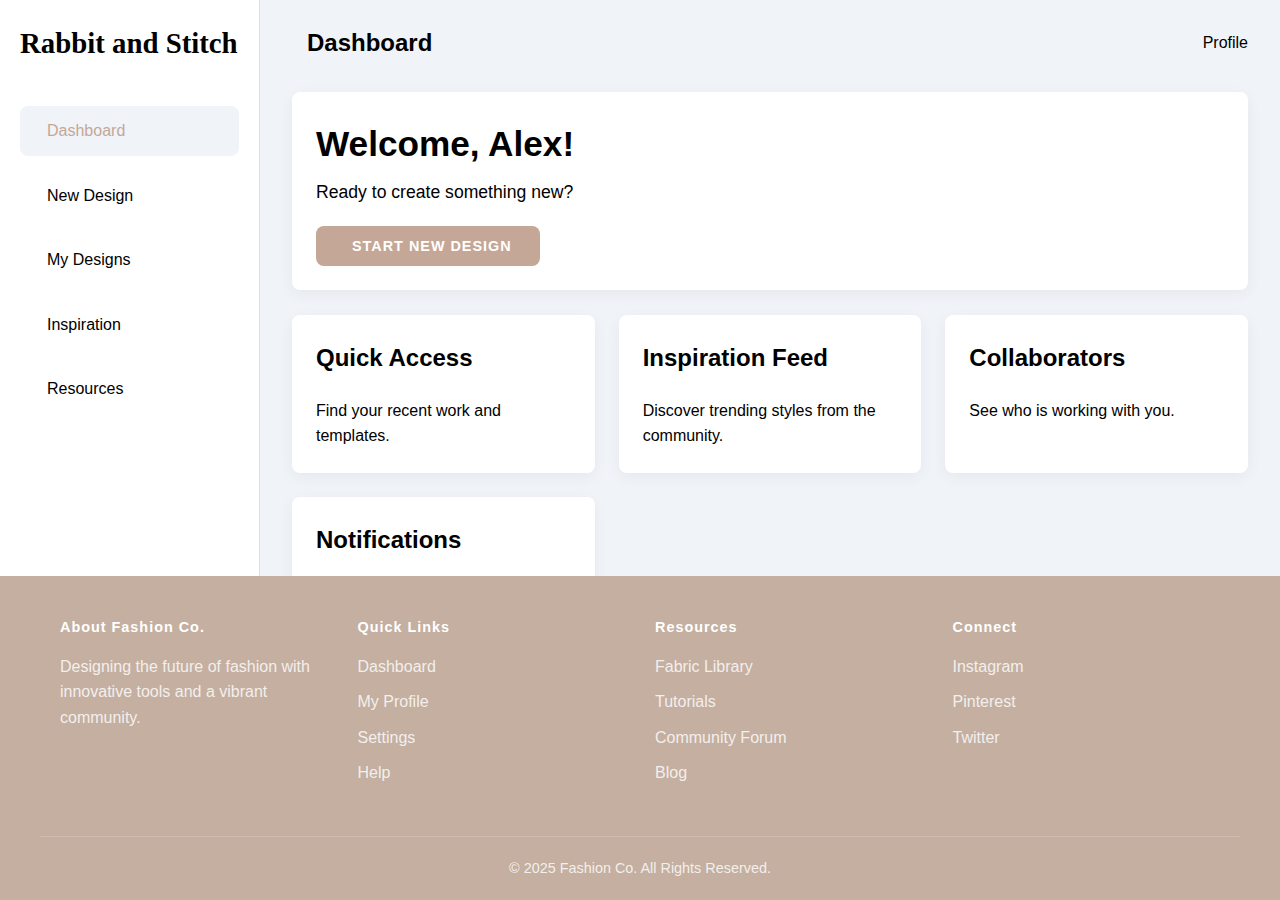
<file: dashboard.html>
<!DOCTYPE html>
<html lang="en">
<head>
    <meta charset="UTF-8">
    <meta name="viewport" content="width=device-width, initial-scale=1.0">
    <title>Dashboard</title>
    

    <link rel="stylesheet" href="dashboard.css">
    

</head>
<body>

    <div class="dashboard-container">
        

        <aside class="sidebar">
            <div class="sidebar-header">
                <h1>Rabbit and Stitch</h1>
            </div>
            <nav class="sidebar-nav">
                <ul>
                    <li><a href="#" class="active"><i data-lucide="layout-dashboard"></i> <span class="nav-text">Dashboard</span></a></li>
                    <li><a href="design.html"><i data-lucide="plus-square"></i> <span class="nav-text">New Design</span></a></li>
                    <li><a href="#"><i data-lucide="folder"></i> <span class="nav-text">My Designs</span></a></li>
                    <li><a href="#"><i data-lucide="lightbulb"></i> <span class="nav-text">Inspiration</span></a></li>
                    <li><a href="#"><i data-lucide="book"></i> <span class="nav-text">Resources</span></a></li>
                </ul>
            </nav>
        </aside>

       


        <div class="main-content">
            

            <header class="main-header">
                <div class="header-left">
                    <button class="sidebar-toggle" id="sidebar-toggle">
                        <i data-lucide="menu"></i>
                    </button>
                    <h2>Dashboard</h2>
                </div>
                <div class="user-profile">
                     
                    <a href="#">Profile</a>
                    
                </div>
            </header>

           

            <main class="content-area">
                <div class="card welcome-card">
                    <h2>Welcome, Alex!</h2>
                    <p>Ready to create something new?</p>
                    
                    <a href="design.html">
                    <button class="btn btn-primary">
                        <i data-lucide="plus"></i> Start New Design
                    </button>
</a>

                </div>

                <br />

                <div class="content-grid">
                    <div class="card">
                        <h3>Quick Access</h3>
                        <p>Find your recent work and templates.</p>
                       

                    </div>
                    <div class="card">
                        <h3>Inspiration Feed</h3>
                        <p>Discover trending styles from the community.</p>
                        

                    </div>
                     <div class="card">
                        <h3>Collaborators</h3>
                        <p>See who is working with you.</p>
                        

                    </div>
                     <div class="card">
                        <h3>Notifications</h3>
                        <p>Check your latest updates.</p>
                        

                    </div>
                </div>
            </main>
        </div>
    </div>

   


    <footer class="main-footer">
        <div class="footer-grid">
            <div class="footer-col">
                <h4>About Fashion Co.</h4>
                <p>Designing the future of fashion with innovative tools and a vibrant community.</p>
            </div>
            <div class="footer-col">
                <h4>Quick Links</h4>
                <ul>
                    <li><a href="#">Dashboard</a></li>
                    <li><a href="#">My Profile</a></li>
                    <li><a href="#">Settings</a></li>
                    <li><a href="#">Help</a></li>
                </ul>
            </div>
            <div class="footer-col">
                <h4>Resources</h4>
                <ul>
                    <li><a href="#">Fabric Library</a></li>
                    <li><a href="#">Tutorials</a></li>
                    <li><a href="#">Community Forum</a></li>
                    <li><a href="#">Blog</a></li>
                </ul>
            </div>
             <div class="footer-col">
                <h4>Connect</h4>
                <ul>
                    <li><a href="#">Instagram</a></li>
                    <li><a href="#">Pinterest</a></li>
                    <li><a href="#">Twitter</a></li>
                </ul>
            </div>
        </div>
        <div class="footer-bottom">
            <p>&copy; 2025 Fashion Co. All Rights Reserved.</p>
        </div>
    </footer>

    
    <script src="dashboard.js"></script>
</body>
</html>
</file>
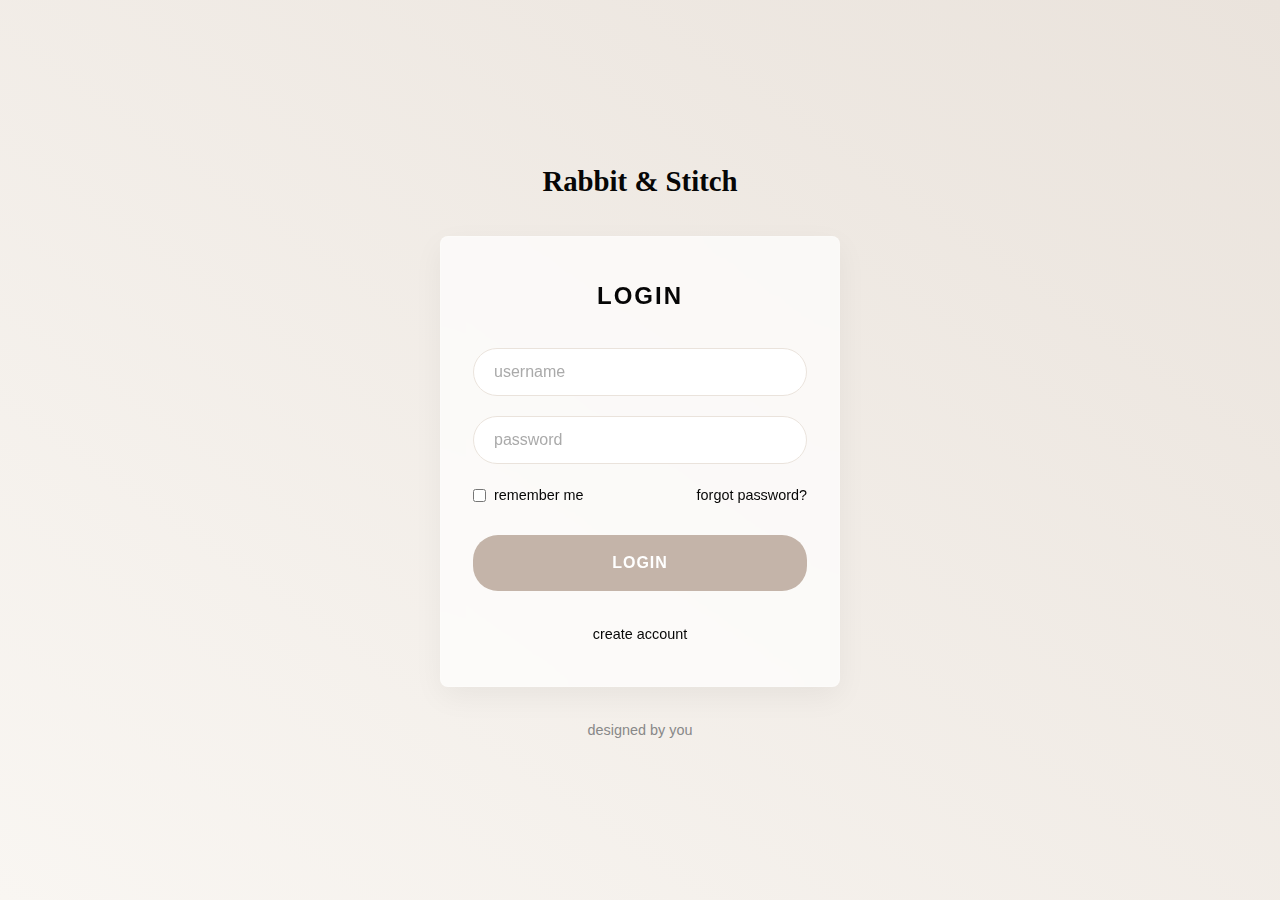
<file: login.html>
<!DOCTYPE html>
<html lang="en">
<head>
    <meta charset="UTF-8">
    <meta name="viewport" content="width=device-width, initial-scale=1.0">
    <title>Rabbit & Stitch - Home</title>
    
    <link rel="stylesheet" href="login.css">
</head>
<body>

    <div class="login-container">
        <div class="login-header">
             <a href="index.html" class="logo">
                
                <div class="logo-text">
                    <h1>Rabbit & Stitch</h1>
                </div>
            </a>
        </div>




        <div class="login-card">
            <h2>LOGIN</h2>


            <form id="login-form">
                <div class="input-group">
                    <input type="text" id="username" name="username" placeholder="username" required>
                </div>

                <div class="input-group">
                    <input type="password" id="password" name="password" placeholder="password" required>
                </div>

                <div class="options-group">
                    <label class="remember-me">
                        <input type="checkbox" name="remember">
                        <span>remember me</span>
                    </label>
                    <a href="#" class="forgot-password">forgot password?</a>
                </div>
                <a href="dashboard.html" class="btn login-btn">login</a>
                <!-- <button type="submit" class="btn login-btn">Login</button> -->
            </form>



            <div class="create-account">
                <a href="signup.html">create account</a>
            </div>

        </div>



        <div class="login-footer">
            <p>designed by you</p>
        </div>
    </div>
    




    
    <script src="login.js"></script>


</body>
</html>
</file>
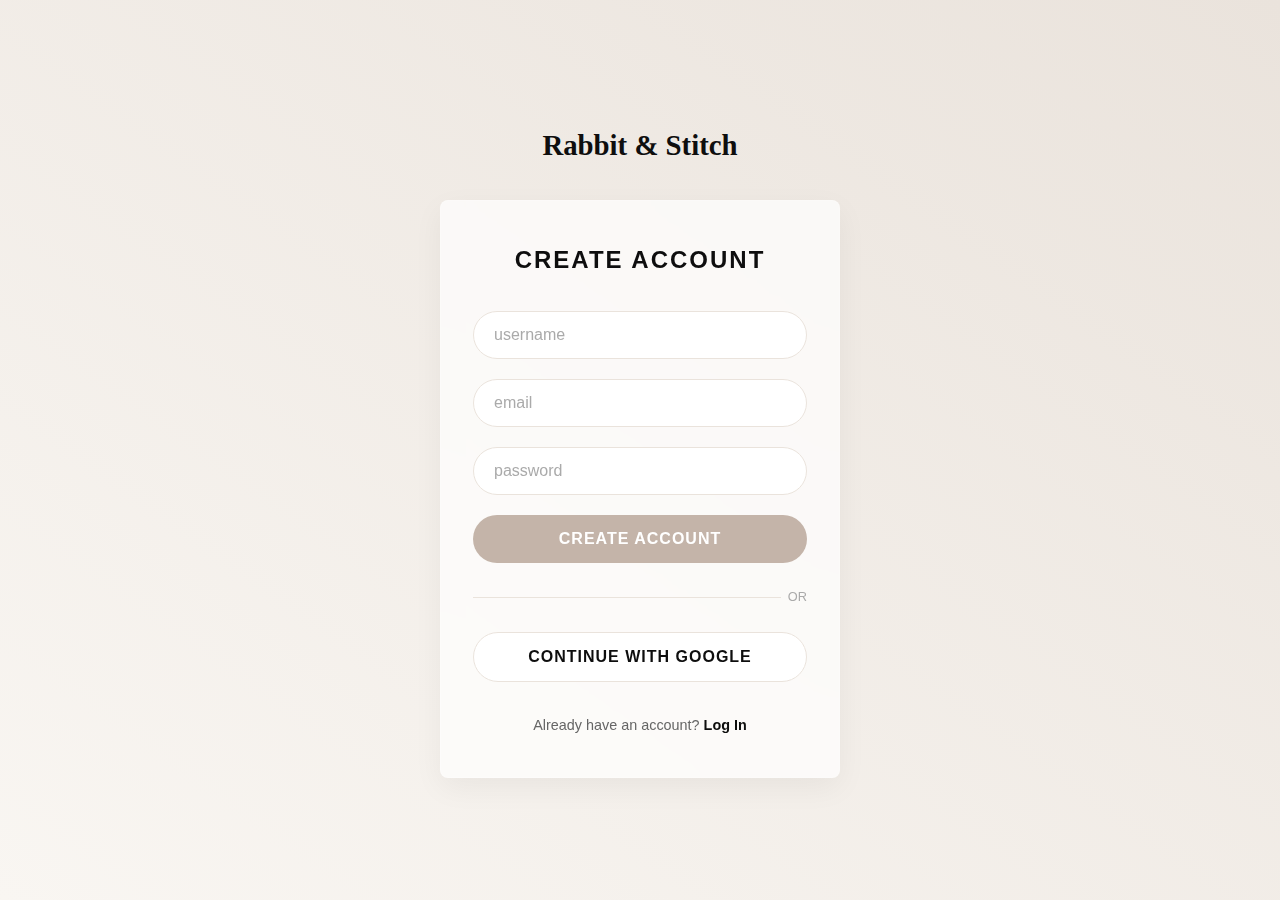
<file: signup.html>
<!DOCTYPE html>
<html lang="en">
<head>
    <meta charset="UTF-8">
    <meta name="viewport" content="width=device-width, initial-scale=1.0">
    <title>Create Account - Rabbit & Stitch</title>
    
    <link rel="stylesheet" href="signup.css">
</head>
<body>





    <div class="signup-container">
        <div class="signup-header">
             <a href="index.html" class="logo">
                

                <div class="logo-text">
                    <h1>Rabbit & Stitch</h1>
                </div>
            </a>
        </div>





        <div class="signup-card">
            <h2>Create Account</h2>


            <form id="signup-form">
                <div class="input-group">
                    <input type="text" id="username" name="username" placeholder="username" required>
                </div>
                <div class="input-group">
                    <input type="email" id="email" name="email" placeholder="email" required>
                </div>
                <div class="input-group">
                    <input type="password" id="password" name="password" placeholder="password" required>
                </div>
                <button type="submit" class="btn btn-signup">Create Account</button>
            </form>


            <div class="separate">
                <span>OR</span>
            </div>


            <button class="btn btn-google">
                
                <span>Continue with Google</span>
            </button>


            <div class="login-prompt">
                <p>Already have an account? <a href="login.html">Log In</a></p>
            </div>
        </div>
    </div>
    
    
    <script src="signup.js"></script>
</body>
</html>
</file>
<file: dashboard.css>
:root {
    --color-primary: #c4a796;   
    --color-secondary: #F0F4F8; 
    --color-dark: #000000;
    --color-light: #FFFFFF;
    --color-footer: #c4afa1;
    --font-heading: 'Playfair Display', serif;
    --font-body: 'Raleway', sans-serif;
    --border-radius: 8px; 
    --sidebar-width: 260px;
    --sidebar-width-collapsed: 80px;
}

*, *::before, *::after {
    box-sizing: border-box;
    margin: 0;
    padding: 0;
}

html, body {
    height: 100%;
}

body {
    font-family: var(--font-body);
    color: var(--color-dark);
    background-color: var(--color-secondary);
    line-height: 1.6;
    font-size: 16px;
    display: flex;
    flex-direction: column;
}



.dashboard-container {
    display: flex;
    flex-grow: 1;
    overflow: hidden;
}














.sidebar {
    width: var(--sidebar-width);
    background-color: var(--color-light);
    padding: 20px;
    display: flex;
    flex-direction: column;
    transition: width 0.3s ease-in-out;
    border-right: 1px solid #e0e0e0;
}

.sidebar-header {
    display: flex;
    align-items: center;
    justify-content: space-between;
    margin-bottom: 40px;
}

.sidebar-header h1 {
    font-family: var(--font-heading);
    font-size: 1.8rem;
    white-space: nowrap;
    opacity: 1;
    transition: opacity 0.3s ease;
}

.sidebar-nav ul {
    list-style: none;
    display: flex;
    flex-direction: column;
    gap: 15px;
}

.sidebar-nav a {
    display: flex;
    align-items: center;
    gap: 15px;
    padding: 12px;
    border-radius: var(--border-radius);
    color: var(--color-dark);
    text-decoration: none;
    font-weight: 500;
    transition: background-color 0.3s, color 0.3s;
    white-space: nowrap;
}

.sidebar-nav a:hover, .sidebar-nav a.active {
    background-color: var(--color-secondary);
    color: var(--color-primary);
}

.sidebar-nav a .nav-text {
    opacity: 1;
    transition: opacity 0.2s ease;
}







.sidebar.collapsed {
    width: var(--sidebar-width-collapsed);
}

.sidebar.collapsed .sidebar-header h1 {
    opacity: 0;
    pointer-events: none;
}

.sidebar.collapsed .sidebar-nav a {
    justify-content: center;
}

.sidebar.collapsed .sidebar-nav a .nav-text {
    opacity: 0;
    width: 0;
    pointer-events: none;
}




.main-content {
    flex-grow: 1;
    overflow-y: auto;
    padding: 24px 32px;
    display: flex;
    flex-direction: column;
}

.main-header {
    display: flex;
    justify-content: space-between;
    align-items: center;
    margin-bottom: 30px;
    flex-shrink: 0;
}

.header-left {
    display: flex;
    align-items: center;
    gap: 15px;
}

.sidebar-toggle {
    background: none;
    border: none;
    cursor: pointer;
    color: var(--color-dark);
}

.user-profile {
    display: flex;
    align-items: center;
    gap: 15px;
}

.user-profile img {
    width: 40px;
    height: 40px;
    border-radius: 50%;
    object-fit: cover;
}

.user-profile a {
    color: var(--color-dark);
    text-decoration: none;
    font-weight: 500;
}
.user-profile a:hover {
    color: var(--color-primary);
}

.content-grid {
    display: grid;
    gap: 24px;
    grid-template-columns: repeat(auto-fit, minmax(300px, 1fr));
}




.card {
    background-color: var(--color-light);
    border-radius: var(--border-radius);
    padding: 24px;
    box-shadow: 0 4px 15px rgba(0, 0, 0, 0.05);
}

.welcome-card {
    grid-column: 1 / -1; 
}

.welcome-card h2 {
    font-size: 2.2rem;
    margin-bottom: 5px;
}

.welcome-card p {
    font-size: 1.1rem;
    margin-bottom: 20px;
}

.card h3 {
    font-size: 1.5rem;
    margin-bottom: 20px;
}




.btn {
    padding: 12px 28px;
    border: none;
    border-radius: var(--border-radius);
    font-family: var(--font-body);
    font-weight: 700;
    text-transform: uppercase;
    font-size: 0.9rem;
    letter-spacing: 1px;
    cursor: pointer;
    transition: all 0.3s ease;
    display: inline-flex;
    align-items: center;
    gap: 8px;
}

.btn-primary {
    background-color: var(--color-primary);
    color: white;
}
.btn-primary:hover {
    background-color: #1E324B; 
}





.main-footer {
    background-color: var(--color-footer);
    color: white;
    padding: 40px 0 20px;
    flex-shrink: 0;
}
.footer-grid {
    max-width: 1200px;
    margin: 0 auto;
    padding: 0 20px;
    display: grid;
    grid-template-columns: repeat(auto-fit, minmax(200px, 1fr));
    gap: 30px;
    padding-bottom: 40px;
}
.footer-col h4 {
    color: white; margin-bottom: 15px; font-family: var(--font-body); font-weight: 700;
    font-size: 0.9rem; letter-spacing: 1px;
}
.footer-col p, .footer-col ul a { opacity: 0.8; }
.footer-col ul { list-style: none; }
.footer-col ul li { margin-bottom: 10px; }
.footer-col ul a { color: white; text-decoration: none;}
.footer-col ul a:hover { opacity: 1; }
.footer-bottom {
    max-width: 1200px; margin: 0 auto; padding: 0 20px;
    border-top: 1px solid rgba(255, 255, 255, 0.2);
    padding-top: 20px; text-align: center; font-size: 0.9rem; opacity: 0.8;
}




@media (max-width: 768px) {
    .sidebar {
        position: absolute;
        left: calc(-1 * var(--sidebar-width));
        top: 0;
        height: 100%;
        z-index: 1000;
        box-shadow: 5px 0 15px rgba(0,0,0,0.1);
    }
    .sidebar.collapsed {
        left: 0;
        width: var(--sidebar-width);
    }
     .sidebar.collapsed .sidebar-header h1,
    .sidebar.collapsed .sidebar-nav a .nav-text {
        opacity: 1;
    }
    .sidebar.collapsed .sidebar-nav a {
        justify-content: flex-start;
    }
}
</file>
<file: login.css>
:root {
    --color-primary: #C4B4A9; 
    --color-secondary: #EAE3DC; 
    --color-dark: #060606;
    --color-light: #F9F6F2;
    --color-card-bg: rgba(255, 255, 255, 0.7); 
    --font-heading: 'Playfair Display', serif;
    --font-body: 'Raleway', sans-serif;
    --border-radius-lg: 25px; 
    --border-radius-md: 8px; 
}

*, *::before, *::after {
    box-sizing: border-box;
    margin: 0;
    padding: 0;
}







body {
    font-family: var(--font-body);
    color: var(--color-dark);
    background-color: var(--color-light);
    line-height: 1.6;
    display: flex;
    justify-content: center;
    align-items: center;
    min-height: 100vh;
    padding: 20px;
    background-image: linear-gradient(to top right, #f9f6f2, #eae3dc);
}

a {
    color: var(--color-dark);
    text-decoration: none;
    transition: color 0.3s ease;
}

a:hover {
    color: var(--color-primary);
}







.login-container {
    width: 100%;
    max-width: 400px;
    text-align: center;
}

.login-header {
    margin-bottom: 2rem;
}

.logo {
    display: inline-flex;
    align-items: center;
    justify-content: center;
}
.logo svg {
    color: var(--color-primary);
    margin-right: 10px;
}
.logo-text h1 {
    font-family: var(--font-heading);
    font-size: 1.8rem;
    color: var(--color-dark);
}

.login-card {
    background: var(--color-card-bg);
    padding: 2.5rem 2rem;
    border-radius: var(--border-radius-md);
    box-shadow: 0 10px 30px rgba(0,0,0,0.05);
    backdrop-filter: blur(10px);
    border: 1px solid rgba(255, 255, 255, 0.2);
}

.login-card h2 {
    font-family: var(--font-body);
    font-weight: 700;
    font-size: 1.5rem;
    letter-spacing: 2px;
    text-transform: uppercase;
    margin-bottom: 2rem;
}








#login-form {
    display: flex;
    flex-direction: column;
    gap: 1.25rem;
}

.input-group input {
    width: 100%;
    padding: 14px 20px;
    border: 1px solid var(--color-secondary);
    border-radius: var(--border-radius-lg);
    background-color: #fff;
    font-family: var(--font-body);
    font-size: 1rem;
    transition: border-color 0.3s, box-shadow 0.3s;
}

.input-group input::placeholder {
    color: #aaa;
}

.input-group input:focus {
    outline: none;
    border-color: var(--color-primary);
    box-shadow: 0 0 0 3px rgba(196, 180, 169, 0.3);
}

.options-group {
    display: flex;
    justify-content: space-between;
    align-items: center;
    font-size: 0.9rem;
}

.remember-me {
    display: flex;
    align-items: center;
    gap: 8px;
    cursor: pointer;
}

.remember-me input {
    accent-color: var(--color-primary);
}

.btn.login-btn {
    width: 100%;
    padding: 15px;
    border: none;
    border-radius: var(--border-radius-lg);
    background-color: var(--color-primary);
    color: white;
    font-family: var(--font-body);
    font-weight: 700;
    font-size: 1rem;
    text-transform: uppercase;
    letter-spacing: 1px;
    cursor: pointer;
    transition: background-color 0.3s ease;
    margin-top: 0.5rem;
}

.btn.login-btn:hover {
    background-color: #a2948a; 
}

.create-account {
    margin-top: 2rem;
    font-size: 0.9rem;
}




.login-footer {
    margin-top: 2rem;
    font-size: 0.9rem;
    color: #888;
}
</file>
<file: signup.css>
:root {
    --color-primary: #C4B4A9;
    --color-secondary: #EAE3DC; 
    --color-dark: #0e0e0e; 
    --color-light: #F9F6F2; 
    --color-card-bg: rgba(255, 255, 255, 0.7); 
    --font-heading: 'Playfair Display', serif;
    --font-body: 'Raleway', sans-serif;
    --border-radius-lg: 25px; 
    --border-radius-md: 8px; 
}





*, *::before, *::after {
    box-sizing: border-box;
    margin: 0;
    padding: 0;
}









body {
    font-family: var(--font-body);
    color: var(--color-dark);
    background-color: var(--color-light);
    line-height: 1.6;
    display: flex;
    justify-content: center;
    align-items: center;
    min-height: 100vh;
    padding: 20px;
    background-image: linear-gradient(to top right, #f9f6f2, #eae3dc);
}

a {
    color: var(--color-dark);
    text-decoration: none;
    transition: color 0.3s ease;
    font-weight: 700;
}

a:hover {
    color: var(--color-primary);
}







.signup-container {
    width: 100%;
    max-width: 400px;
    text-align: center;
}

.signup-header {
    margin-bottom: 2rem;
}

.logo {
    display: inline-flex;
    align-items: center;
    justify-content: center;
}
.logo svg {
    color: var(--color-primary);
    margin-right: 10px;
}
.logo-text h1 {
    font-family: var(--font-heading);
    font-size: 1.8rem;
    color: var(--color-dark);
}

.signup-card {
    background: var(--color-card-bg);
    padding: 2.5rem 2rem;
    border-radius: var(--border-radius-md);
    box-shadow: 0 10px 30px rgba(0,0,0,0.05);
    backdrop-filter: blur(10px);
    border: 1px solid rgba(255, 255, 255, 0.2);
}

.signup-card h2 {
    font-family: var(--font-body);
    font-weight: 700;
    font-size: 1.5rem;
    letter-spacing: 2px;
    text-transform: uppercase;
    margin-bottom: 2rem;
}








#signup-form {
    display: flex;
    flex-direction: column;
    gap: 1.25rem;
}

.input-group input {
    width: 100%;
    padding: 14px 20px;
    border: 1px solid var(--color-secondary);
    border-radius: var(--border-radius-lg);
    background-color: #fff;
    font-family: var(--font-body);
    font-size: 1rem;
    transition: border-color 0.3s, box-shadow 0.3s;
}

.input-group input::placeholder {
    color: #aaa;
}

.input-group input:focus {
    outline: none;
    border-color: var(--color-primary);
    box-shadow: 0 0 0 3px rgba(196, 180, 169, 0.3);
}

.btn {
    width: 100%;
    padding: 15px;
    border: none;
    border-radius: var(--border-radius-lg);
    font-family: var(--font-body);
    font-weight: 700;
    font-size: 1rem;
    text-transform: uppercase;
    letter-spacing: 1px;
    cursor: pointer;
    transition: all 0.3s ease;
}

.btn-signup {
    background-color: var(--color-primary);
    color: white;
}
.btn-signup:hover {
    background-color: #a2948a;
}








.separate {
    display: flex;
    align-items: center;
    text-align: center;
    margin: 1.5rem 0;
    color: #aaa;
    font-size: 0.8rem;
    text-transform: uppercase;
}
.separate::before, .separator::after {
    content: '';
    flex: 1;
    border-bottom: 1px solid var(--color-secondary);
}
.separate:not(:empty)::before {
    margin-right: .5em;
}
.separate:not(:empty)::after {
    margin-left: .5em;
}

.btn-google {
    background-color: #fff;
    color: var(--color-dark);
    border: 1px solid var(--color-secondary);
    display: flex;
    justify-content: center;
    align-items: center;
    gap: 10px;
}

.btn-google:hover {
    background-color: var(--color-light);
}

.btn-google svg {
    margin-top: -2px;
}







.login-prompt {
    margin-top: 2rem;
    font-size: 0.9rem;
}

.login-prompt p {
    color: #666;
}
</file>
